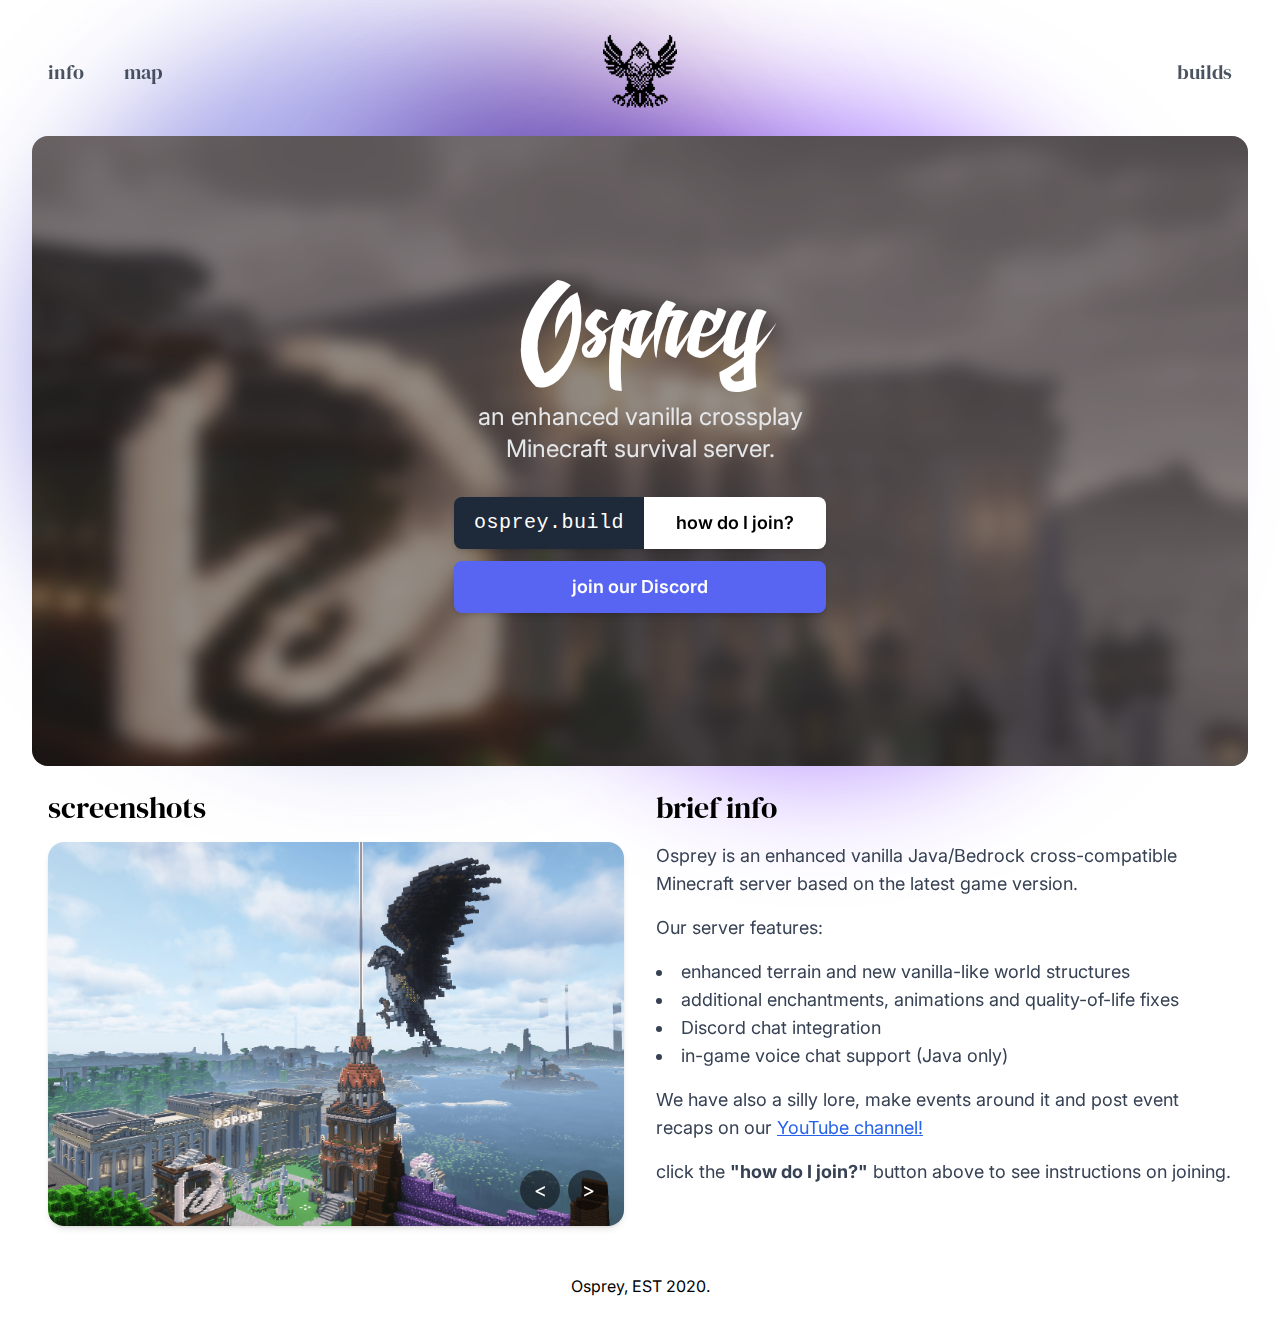
<file: index.html>
<!DOCTYPE html>
<html lang="en">
<head>
    <meta charset="UTF-8">
    <meta name="viewport" content="width=device-width, initial-scale=1.0">
    <title>Osprey</title>

    <link rel="icon" href="assets/logo-black.png" media="(prefers-color-scheme: light)">
    <!-- Uses the white logo for dark mode -->
    <link rel="icon" href="assets/logo-white.png" media="(prefers-color-scheme: dark)">

    <!-- ADDED: Meta Tags for Link Embeds -->
    <meta property="og:title" content="Osprey">
    <meta property="og:description" content="an enhanced vanilla crossplay Minecraft survival server.">
    <!-- NOTE: This must be an absolute URL for embedders to find it. -->
    <meta property="og:image" content="https://osprey.build/assets/logo-white-filled.png">
    <meta property="og:url" content="https://osprey.build">
    <meta property="og:type" content="website">
    <meta name="twitter:card" content="summary">
    <meta name="twitter:title" content="Osprey">
    <meta name="twitter:description" content="an enhanced vanilla crossplay Minecraft survival server.">
    <!-- NOTE: This must be an absolute URL for embedders to find it. -->
    <meta name="twitter:image" content="https://osprey.build/assets/logo-white-filled.png">
    <!-- END: Meta Tags for Link Embeds -->

    <link href="./output.css" rel="stylesheet">
    <link href="./scrollfix.css" rel="stylesheet">

    <!-- Google Fonts (for fallback and body) -->
    <link rel="preconnect" href="https://fonts.googleapis.com">
    <link rel="preconnect" href="https://fonts.gstatic.com" crossorigin>
    <link href="https://fonts.googleapis.com/css2?family=DM+Serif+Display&family=Inter:wght@400;500;700;800&display=swap" rel="stylesheet">

</head>
<!-- Removed bg-white dark:bg-[#000000] as body style now handles it -->
<!-- REMOVED pb-96 -->
<!-- REMOVED: Solid background from body -->
<body class="p-4 sm:p-6 md:p-8 min-h-screen flex flex-col items-center justify-start">

    <!-- Background Animation Container (MOVED BACK to global) -->
    <div class="animation-container">
        <div class="blob blob1"></div>
        <div class="blob blob2"></div>
        <div class="blob blob3"></div>
        <div class="blob blob4"></div>
        <!-- ADDED: New blob HTML -->
        <div class="blob blob5"></div>

    </div>
    <!-- END: Background Animation Container -->


    <!-- Header with Logo and Tab Navigation -->
    <!-- ADDED z-10 to lift it above the animation -->
    <header class="relative w-full max-w-7xl flex items-center justify-center mb-6 z-10">
        <!-- Left Tabs Container -->
        <div class="absolute left-0 top-1/2 -translate-y-1/2 flex items-center gap-1 sm:gap-2">
            <!-- Info Tab -->
            <!-- ADDED data-tab attribute -->
            <button id="info-tab-btn" data-tab="info" class="tab-btn font-title-serif text-xl text-gray-800 dark:text-gray-300 opacity-80 px-4 py-2">
                info
            </button>
            <!-- Map Link -->
            <a href="http://185.56.161.246:8100/" target="_blank" rel="noopener noreferrer" class="tab-btn font-title-serif text-xl text-gray-800 dark:text-gray-300 opacity-80 px-4 py-2 hover:opacity-100 transition-opacity">
                map
            </a>
        </div>

        <!-- Logo (Button to return to main page) -->
        <!-- ADDED data-tab attribute -->
        <button id="logo-btn" data-tab="main" class="shrink-0">
            <!-- Light Mode Logo -->
            <img
                src="assets/logo-black.png"
                alt="Osprey logo (return to home)"
                class="w-20 h-20 rounded-lg block dark:hidden"
                onerror="this.style.display='none'"
            >
            <!-- Dark Mode Logo -->
            <img
                src="assets/logo-white.png"
                alt="Osprey logo (return to home)"
                class="w-20 h-20 rounded-lg hidden dark:block"
                onerror="this.style.display='none'"
            >
        </button>

        <!-- Builds Tab -->
        <!-- ADDED data-tab attribute -->
        <button id="builds-tab-btn" data-tab="builds" class="tab-btn font-title-serif absolute right-0 top-1/2 -translate-y-1/2 text-xl text-gray-800 dark:text-gray-300 opacity-80 px-4 py-2">
            builds
        </button>
    </header>

    <!--
      NEW STRUCTURE:
      - A single #content-area wrapper (which is a CSS Grid container).
      - All three panels are direct children and will be stacked by the CSS.
      - Removed the old #tab-content-container wrapper.
    -->
    <!-- EDITED: Added w-full max-w-7xl to match header -->
    <div id="content-area" class="w-full max-w-7xl">

        <!-- Main Page Content (Hero + Screenshots/Info) -->
        <!-- This div wraps all main page content and is now a tab panel -->
        <!-- ADDED relative, z-10, data-panel, and tab-panel class -->
        <!-- REMOVED w-full max-w-7xl (handled by parent) -->
        <!-- REMOVED conflicting transition-opacity classes -->
        <div id="main-page-content" data-panel="main" class="tab-panel"> <!-- REMOVED w-full, handled by .tab-panel CSS -->
            <!-- Main Osprey Panel -->
            <!-- This panel is relative and has overflow-hidden,
                 which will contain the blob animation -->
            <!-- ID "main-panel" is ADDED for JS to find it -->
            <!-- ADDED: transition-all for background color change -->
            <main id="main-panel" class="relative w-full h-[70vh] rounded-2xl overflow-hidden transition-all duration-500 ease-in-out">

                <!-- Background Image (RESTORED) -->
                <!-- ADDED: id and transition classes -->
                <img
                    src="assets/hero.png"
                    onerror="this.src='https://placehold.co/1600x900/4A8D3E/FFFFFF?text=Osprey+Server';this.onerror=null;"
                    alt="Minecraft server landscape"
                    id="hero-bg-image"
                    class="absolute inset-0 w-full h-full object-cover blur-sm scale-110 transition-opacity duration-500 ease-in-out"
                >

                <!-- Animation Container REMOVED from here -->

                <!-- Panel Front (Original Content) -->
                <!-- ADDED: Wrapper div for front panel with ID and transitions -->
                <div id="hero-panel-front" class="absolute inset-0 transition-all duration-500 ease-in-out z-10 opacity-100 visible">
                    <!-- Content Overlay -->
                    <!-- This z-10 ensures text is on top of the animation (z-1) -->
                    <!-- CHANGED: z-10 to z-0 as parent is z-10 -->
                    <div class="relative z-0 h-full w-full flex flex-col items-center justify-center text-center text-white p-8 bg-black/40">

                        <!-- Title -->
                        <h1 class="text-6xl sm:text-7xl md:text-8xl font-regular tracking-tight font-logo">
                            Osprey
                        </h1>

                        <!-- Description -->
                        <p class="mt-4 text-xl sm:text-2xl max-w-lg text-gray-200">
                            an enhanced vanilla crossplay <br>Minecraft survival server.
                        </p>

                        <!-- Buttons Container -->
                        <div class="mt-8"> <!-- This div allows the inline-flex below to be centered by its parent -->

                            <!-- This container sets the width for the button below -->
                            <div class="inline-flex flex-col gap-3">

                                <!-- IP & "How to Play" Container -->
                                <!-- UPDATED: Changed transition-all to transition-transform -->
                                <div class="inline-flex flex-col sm:flex-row rounded-lg shadow-md transition-transform duration-200 transform hover:scale-105">
                                    <!-- IP Part -->
                                    <div class="bg-gray-800 bg-opacity-40 backdrop-blur-sm px-5 py-3 rounded-t-lg sm:rounded-l-lg sm:rounded-tr-none">
                                        <span class="text-lg sm:text-xl font-mono tracking-wide">osprey.build</span>
                                    </div>

                                    <!-- How to Play Tooltip -->
                                    <!-- REMOVED: Relative wrapper -->
                                    <!-- CHANGED: div to button, removed group/tooltip, added id -->
                                    <button id="how-to-play-btn" class="bg-white text-black text-lg font-semibold text-center px-8 py-3 hover:bg-gray-100 cursor-pointer rounded-b-lg sm:rounded-r-lg sm:rounded-bl-none transition-colors">
                                        how do I join?
                                    </button>
                                </div>

                                <!-- Discord Button -->
                                <!-- UPDATED: Changed transition-all to transition-transform and transition-colors -->
                                <a
                                    href="https://osprey.build/discord"
                                    target="_blank"
                                    rel="noopener noreferrer"
                                    class="block w-full px-8 py-3 bg-[#5865F2] text-white text-lg font-semibold rounded-lg shadow-md hover:bg-opacity-90 text-center transition-transform transition-colors duration-200 transform hover:scale-105"
                                >
                                    join our Discord
                                </a>
                            </div>
                        </div>

                    </div>
                </div> <!-- End #hero-panel-front -->

                <!-- Panel Back (How to Play Content) -->
                <!-- ADDED: New panel for "How to Play" content -->
                <!-- UPDATED: Changed dark:bg-gray-900 to dark:bg-black and added inner shadow for outline -->
                <!-- UPDATED: Added rounded-2xl to match parent panel -->
                <!-- NOTE: overflow-y-auto is KEPT to enable scrolling, CSS rule hides the bar -->
                <div id="hero-panel-back" class="absolute inset-0 transition-all duration-500 ease-in-out z-20 bg-white dark:bg-black text-black dark:text-white p-8 opacity-0 invisible shadow-[inset_0_0_0_2px_#dedede] dark:shadow-[inset_0_0_0_2px_#141414] rounded-2xl">
                    <!-- Content for the back -->
                    <div class="max-w-3xl mx-auto">
                        <button id="back-to-main-btn" class="mb-4 text-lg font-semibold text-blue-600 dark:text-blue-400 hover:underline">
                            &lt; back
                        </button>
                        <h2 class="text-4xl font-title-serif mb-6 text-center">how to join</h2>
                        <div class="space-y-4 text-lg">
                            <p>welcome to Osprey! we're excited to have you. to join the server, you need to follow these simple instructions. this helps keeping our community safe.</p>

                            <!-- MODIFIED: "Step 1" now includes the button -->
                            <div class="pt-4"> <!-- This div gets the pt-4 from the original h3 -->
                                <div class="flex flex-col sm:flex-row sm:items-center gap-3">
                                    <h3 class="text-2xl font-title-serif shrink-0">step 1:</h3>
                                    <!-- COPIED Discord Button -->
                                    <a
                                        href="https://osprey.build/discord"
                                        target="_blank"
                                        rel="noopener noreferrer"
                                        class="block sm:inline-block w-full sm:w-auto px-8 py-3 bg-[#5865F2] text-white text-lg font-semibold rounded-lg shadow-md hover:bg-opacity-90 text-center transition-transform transition-colors duration-200 transform hover:scale-105"
                                    >
                                        join our Discord
                                    </a>
                                </div>
                                <p class="mt-4">everything starts in our Discord server. click the button to join.</p>
                            </div>

                            <h3 class="text-2xl font-title-serif pt-4" style="color: #ff545a; text-decoration: underline;">step 2: read the rules!</h3>
                            <p>once you're in our Discord server, go to the <strong># 🚸・rules</strong> channel and read all the rules thoroughly. you need to comply with these rules in order to play, and if you fail to do this, <u><strong>you may get banned without any warning.</strong></u></p>
                            <h3 class="text-2xl font-title-serif pt-4">step 3a: connect to Minecraft server</h3>
                            <p>you need to link your Minecraft account to your Discord account. the process is pretty easy. you need to obtain a 4-digit code by joining the Minecraft server once.</p>
                            <p>Java IP: <code>osprey.build</code></p>
                            <p>Bedrock IP: <code>play.osprey.build</code><br>Bedrock Port: <code>default (19132)</code></p>
                            <p>you will get kicked when you join, with a message containing your 4-digit code.<br>it will look like this:</p>
                            <img src="assets/step3a.png" alt="step 3a: kick message with 4-digit code" class="w-full max-w-lg mr-auto rounded-lg my-4 shadow-md" onerror="this.src='https://placehold.co/800x400/CCCCCC/FFFFFF?text=step3a.png+not+found';this.onerror=null;">
                            <h3 class="text-2xl font-title-serif pt-4">step 3b: message our Discord bot</h3>
                            <p>got the code? great! now you need to send this code to our Discord bot named "Osprey". you'll spot it on the top of member list. just message the 4-digit code, nothing else.</p>
                            <!-- ADDED IMAGE FOR STEP 3B -->
                            <img src="assets/step3b.png" alt="step 3b: messaging the Discord bot" class="w-full max-w-lg mr-auto rounded-lg my-4 shadow-md" onerror="this.src='https://placehold.co/800x400/CCCCCC/FFFFFF?text=step3b.png+not+found';this.onerror=null;">
                            <h3 class="text-2xl font-title-serif pt-4">step 4: all done!</h3>
                            <p>if you did all these steps correctly, congrats! you can now re-join the Minecraft server and start playing!</p>
                            <p class="pt-4 font-semibold">we can't wait to see you online!</p>
                        </div>
                    </div>
                </div> <!-- End #hero-panel-back -->


            </main>

            <!-- Info & Screenshots Sections -->
            <!-- REMOVED: Solid background -->
            <!-- EDITED: Replaced md:px-0 with px-4 for alignment -->
            <div class="w-full grid grid-cols-1 lg:grid-cols-2 gap-8 mt-6 px-4 mb-12">

                <!-- Screenshots Section (Left) -->
                <section>
                    <p class="text-3xl text-black dark:text-white font-title-serif text-center lg:text-left">
                        screenshots
                    </p>

                    <!-- Slider Container -->
                    <div class="relative w-full h-80 sm:h-96 mt-4 rounded-2xl overflow-hidden shadow-md">

                        <!-- Images -->
                        <img src="assets/screenshots1.png" alt="Screenshot 1" class="slider-image active" onerror="this.src='https://placehold.co/800x600/CCCCCC/FFFFFF?text=Screenshot+1';this.onerror=null;">
                        <img src="assets/screenshots2.png" alt="Screenshot 2" class="slider-image" onerror="this.src='https://placehold.co/800x600/CCCCCC/FFFFFF?text=Screenshot+2';this.onerror=null;">
                        <img src="assets/screenshots3.png" alt="Screenshot 3" class="slider-image" onerror="this.src='https://placehold.co/800x600/CCCCCC/FFFFFF?text=Screenshot+3';this.onerror=null;">
                        <img src="assets/screenshots4.png" alt="Screenshot 4" class="slider-image" onerror="this.src='https://placehold.co/800x600/CCCCCC/FFFFFF?text=Screenshot+4';this.onerror=null;">

                        <!-- Navigation Buttons -->
                        <div class="absolute bottom-4 right-4 z-10 flex flex-row gap-2">
                            <button id="prevBtn" class="slider-nav-btn">
                                &lt;
                            </button>
                            <button id="nextBtn" class="slider-nav-btn">
                                &gt;
                            </button>
                        </div>
                    </div>
                </section>

                <!-- Info Section (Right) -->
                <section id="info-section">
                    <p class="text-3xl text-black dark:text-white font-title-serif text-center lg:text-left">
                        brief info
                    </p>

                    <!-- Info Text Content -->
                    <div class="mt-4 text-lg text-gray-700 dark:text-gray-300 text-center lg:text-left space-y-4">
                        <p>
                            Osprey is an enhanced vanilla Java/Bedrock cross-compatible Minecraft server based on the latest game version.
                        </p>
                        <p>Our server features:</p>
                        <ul style="list-style-type: disc; list-style-position: inside;">
                            <li>enhanced terrain and new vanilla-like world structures</li>
                            <li>additional enchantments, animations and quality-of-life fixes</li>
                            <li>Discord chat integration</li>
                            <li>in-game voice chat support (Java only)</li>
                        </ul>
                        <p>
                            We have also a silly lore, make events around it and post event recaps on our <a href="https://www.youtube.com/@OspreyMC">YouTube channel!</a>
                        </p>
                        <p>
                            click the <strong>"how do I join?"</strong> button above to see instructions on joining.
                        </p>
                    </div>
                </section>
            </div>
        </div><!-- End of #main-page-content panel -->


        <!-- Tab Content (Now a sibling) -->
        <!-- REMOVED #tab-content-container -->

        <!-- Info Tab Panel -->
        <!-- ADDED data-panel and tab-panel class -->
        <!-- REMOVED old tab-content class -->
        <!-- REMOVED: Solid background -->
        <!-- EDITED: Added px-4 for alignment -->
        <div id="info-tab-content" data-panel="info" class="tab-panel text-black dark:text-white py-12 px-4"> <!-- REMOVED w-full, handled by .tab-panel CSS -->
            <h2 class="text-4xl font-title-serif mb-4">what?</h2>
            <p class="text-lg">
            Osprey is a long-running Minecraft community that’s been around in one form or another since early 2020. the server has gone through countless worlds, stories, and eras — all shaped by the people worldwide who played through them.<br><br>
            to date, <strong>over 2000 individual players</strong> have played Osprey at one point!<br><br>
            today, Osprey runs as a vanilla Java/Bedrock crossplay server, focused on keeping Minecraft’s classic feel while adding small features and new things that make the world feel alive.
            </p><br>
            <h2 class="text-4xl font-title-serif mb-4">when?</h2>
            <div class="space-y-4 text-lg">
                <h3 class="text-3xl font-title-serif mt-6 mb-3">the golden age (march 2020 – june 2020)</h3>
                <p class="italic">the creation, and the rise of Osprey</p>
                <p>Osprey was created on march 3, 2020 as a small 10-player Minecraft realm that quickly grew into a tight community. season 1 set the foundation of a simple survival world, friendly chaos, and a small but active playerbase.</p>
                <p>season 2 expanded things fast. admins like Kevin, Freeman, Bosscore, and Kiro helped shape the world’s early identity. “the mall” was built and flooded (twice), the first organized PvP weekend happened, and the community started becoming many people's escape from "Covid".</p>
                <p>season 3 is remembered as Osprey’s peak — themed around ancient Greece, with admins roleplaying as gods (Zeus, Hades, Poseidon, etc.). the realm stayed full 24/7 (a legendary feat back then), people waited to join, and countless iconic players joined. creativity, community, and nonstop happenings defined this era.</p>
                <!-- ADDED IMAGE FOR S1 -->
                <img src="assets/s1.png" alt="Season 1 archival photograph" class="w-full max-w-lg mr-auto rounded-lg my-4 shadow-md" onerror="this.src='https://placehold.co/800x600/CCCCCC/FFFFFF?text=s1.png+not+found';this.onerror=null;">
                <p class="italic">season 1 archival photographs</p>
                <hr class="my-6 border-gray-300 dark:border-gray-700">
                <h3 class="text-3xl font-title-serif mt-6 mb-3">delving into the mainstream (late 2020)</h3>
                <p class="italic">rivalry, drama, and the fall of the old community</p>
                <p>as Osprey grew, it became tied into the larger “Realms community.” this led to months of rivalry and chaos known as the Yosho drama arc, a drawn-out feud between Osprey and another popular realm community.</p>
                <p>the situation escalated into raids, mass bans, and doxxing — it unified players for a time, but ultimately burned everyone out. internally, admins began arguing, the playerbase split, and morale dropped.</p>
                <p>external drama, burnout, and internal tension ended the golden age and pushed the realm into temporary decline with several notable admins quitting or ghosting the server.</p>
                <!-- ADDED IMAGE FOR S3 -->
                <img src="assets/s3.png" alt="The final days of season 3" class="w-full max-w-lg mr-auto rounded-lg my-4 shadow-md" onerror="this.src='https://placehold.co/800x600/CCCCCC/FFFFFF?text=s3.png+not+found';this.onerror=null;">
                <p class="italic">the final days of season 3</p>
                <hr class="my-6 border-gray-300 dark:border-gray-700">
                <h3 class="text-3xl font-title-serif mt-6 mb-3">the hype seasons (early 2021)</h3>
                <p class="italic">explosive growth and chaos</p>
                <p>after the Yosho fallout, Osprey rebooted bigger than ever with seasons 5 and 6. these were the “hype” seasons — flashy builds, new factions, massive wars, and up to 1,000 members total (around 60+ active joins daily).</p>
                <blockquote class="border-l-4 border-gray-500 dark:border-gray-400 pl-4 my-4">
                    Osprey was the first (and only) realm in history that achieved a legendary 30 player cap solely on Bedrock. this was achieved with an expensive, experimental virtualized Xboxes that would host the world — the Xbox multiplayer had a cap of 30 players, whereas Realms had 11 (10 + owner). this was before the days of crossplay and Osprey was the one of largest Bedrock Realms in history due to this unique pioneering step.
                </blockquote>
                <p>it was the most ambitious Osprey ever got. the server reached new heights in scale and reputation, with faction systems, world events, and player-led storylines. but the pace was unsustainable, and burnout crept back in.</p>
                <!-- ADDED IMAGE FOR S6/7 -->
                <img src="assets/s67.png" alt="Historical photographs - pre war preparations" class="w-full max-w-lg mr-auto rounded-lg my-4 shadow-md" onerror="this.src='https://placehold.co/800x600/CCCCCC/FFFFFF?text=s67.png+not+found';this.onerror=null;">
                <p class="italic">historical photographs - pre war preparations during christmas/new years</p>
                <hr class="my-6 border-gray-300 dark:border-gray-700">
                <h3 class="text-3xl font-title-serif mt-6 mb-3">the decline (seasons 7–10, ended september 2021)</h3>
                <p class="italic">instability, new servers, and collapse</p>
                <p>Osprey eventually moved off Realms, experimenting with crossplay, plugins, and eventually full modded setups like Osprey MMO — featuring dungeons, mobs, and custom systems.</p>
                <blockquote class="border-l-4 border-gray-500 dark:border-gray-400 pl-4 my-4">
                    Osprey was one of the first servers to be a crossplay server, paying for Patreon gated access to Geyser and Floodgate, finally uniting the Java and Bedrock playerbases into one giant community.
                </blockquote>
                <p>although the server hit an all time 1600 player peak, that was it for the Osprey of old.</p>
                <p>huge creative builds like Wysteria and Drugsville defined this late era, but technical issues, lag, and constant resets frustrated players. by season 9, doxxing, griefing, and admin disputes had taken over.
                season 10 (Osprey X, egyptian themed) barely lasted a few weeks before the community went inactive and Kevin stepped away.</p>
                <!-- ADDED IMAGE FOR S8/9/10 -->
                <img src="assets/s8910.png" alt="Season 8, 9, and 10 photos" class="w-full max-w-lg mr-auto rounded-lg my-4 shadow-md" onerror="this.src='https://placehold.co/800x600/CCCCCC/FFFFFF?text=s8910.png+not+found';this.onerror=null;">
                <p class="italic">pictured left from right - season 8 mmo area - season 9 group photo - season 10 end</p>
                <hr class="my-6 border-gray-300 dark:border-gray-700">
                <h3 class="text-3xl font-title-serif mt-6 mb-3">legacy</h3>
                <p>Osprey started as a small 10-player Bedrock realm in 2020, founded by Kevin and went on to become one of the most influential Minecraft servers of its era. it grew into the largest Bedrock realm ever made, (literally the biggest realm in a collection of 40+ other gigantic networks, and the most popular community voted one) — known for its scale, events, and community impact. (putting it very gently)</p>
                <p>at its peak, Osprey was one of the first servers to push the limits of what a Bedrock world could be — hosting 30-player Realms, something unheard of at the time, and eventually becoming one of the first to bridge Bedrock and Java players together using Geyser and pioneering the popularity of platform bridging.</p>
                <p>many of the features and community structures common in today’s Reddit survival servers — world event roleplay, player-driven lore, and hybrid crossplay setups — can trace roots back to experiments that happened on Osprey.</p>
                <p>if you played on a Bedrock SMP during 2020–2021, there’s a good chance you joined Osprey at some point — or at least played on a server influenced by it.</p>
                <p class="italic"><strong>OG Osprey still lives in infamy to those who know and remember what it was.</strong></p>
                <!-- ADDED IMAGE FOR LEGACY LOGO -->
                <img src="assets/legacylogo.png" alt="Osprey legacy logo" class="w-full max-w-lg mr-auto rounded-lg my-4 shadow-md" onerror="this.src='https://placehold.co/800x600/CCCCCC/FFFFFF?text=legacylogo.png+not+found';this.onerror=null;">
                <p class="italic">written with love by hyun (krat)</p>
            </div>
            <br>
            <h2 class="text-4xl font-title-serif mb-4">how?</h2>
            <p class="text-lg">
            we use a high-spec VPS located at United Kingdom to host the server.<br>
            the specs are as follows:
            </p><br>
            <ul class="text-lg" style="list-style-type: disc; list-style-position: inside;">
                <li>AMD EPYC-Milan processor - 8 cores</li>
                <li>16GB memory</li>
                <li>200GB storage</li>
            </ul><br>
            <p class="text-lg">
            we use various plugins to improve the player experience. our current plugin list is as follows:
            </p><br>
            <ul class="text-lg" style="list-style-type: disc; list-style-position: inside;">
                <li><strong>BetterRTP</strong> for random teleport (/rtp) feature.</li>
                <li><strong>Chunky</strong> for chunk pre-generation.</li>
                <li><strong>ChunkyBorder</strong> for custom worldborders.</li>
                <li><strong>CoreProtect</strong> for logging player activity and preventing griefing.</li>
                <li><strong>Dimension Pause</strong> for blocking players from entering specified dimensions.</li>
                <li><strong>DiscordSRV</strong> for two-way integration between Minecraft and Discord.</li>
                <li><strong>EssentialsX</strong> for core server commands and utilities.</li>
                <li><strong>WorldEdit</strong></li>
                <li><strong>GSit</strong> for allowing players on sit on blocks or other entities.</li>
                <li><strong>Geyser</strong> for Minecraft: Bedrock Edition cross-compatibility.</li>
                <li><strong>InteractionVisualizer</strong> for extra in-game animations.</li>
                <li><strong>LuckPerms</strong> for managing permissions.</li>
                <li><strong>Maintenance</strong> for restricting access to server easily when there is an ongoing maintenance.</li>
                <li><strong>OpenInv</strong> for ability to see other players inventories.</li>
                <li><strong>PlaceholderAPI</strong></li>
                <li><strong>Plan</strong> for generating detailed server statistics.</li>
                <li><strong>ProtocolLib</strong></li>
                <li><strong>PurpurExtras</strong> for extra features and commands.</li>
                <li><strong>RealisticSeasons</strong> for seasonal gameplay and environmental effects.</li>
                <li><strong>TAB</strong> for customising the tab menu (player list).</li>
                <li><strong>TimePauser</strong>: for automatically pausing in-game time when no one is online.</li>
            </ul>
        </div>

        <!-- More Builds Tab Panel -->
        <!-- ADDED data-panel and tab-panel class -->
        <!-- REMOVED old tab-content class -->
        <!-- REMOVED: Solid background -->
        <!-- EDITED: Added px-4 for alignment -->
        <div id="builds-tab-content" data-panel="builds" class="tab-panel text-black dark:text-white py-12 px-4"> <!-- REMOVED w-full, handled by .tab-panel CSS -->
            <h2 class="text-4xl font-title-serif mb-4">featured builds</h2>
            <p class="text-lg">soon(tm)</p>
        </div>

    </div> <!-- End of #content-area -->


    <!-- JavaScript for Slider & Tabs -->
    <!-- FIXED: Restored full, correct script content -->
    <script>
        document.addEventListener('DOMContentLoaded', () => {
            // --- Original Slider Logic (Unchanged) ---
            const images = document.querySelectorAll('.slider-image');
            const prevBtn = document.getElementById('prevBtn');
            const nextBtn = document.getElementById('nextBtn');
            let currentImageIndex = 0;
            let autoPlayInterval;

            function showImage(index) {
                images.forEach(img => img.classList.remove('active'));
                images[index].classList.add('active');
            }

            function nextImage() {
                currentImageIndex = (currentImageIndex + 1) % images.length;
                showImage(currentImageIndex);
            }

            function prevImage() {
                currentImageIndex = (currentImageIndex - 1 + images.length) % images.length;
                showImage(currentImageIndex);
            }

            function startAutoPlay() {
                clearInterval(autoPlayInterval);
                autoPlayInterval = setInterval(nextImage, 5000); // 5 seconds
            }

            // Check if slider elements exist before adding listeners
            if (images.length > 0 && prevBtn && nextBtn) {
                prevBtn.addEventListener('click', () => {
                    prevImage();
                    startAutoPlay(); // Reset autoplay timer on manual click
                });

                nextBtn.addEventListener('click', () => {
                    nextImage();
                    startAutoPlay(); // Reset autoplay timer on manual click
                });

                // Initial setup for slider
                showImage(currentImageIndex);
                startAutoPlay();
            }


            // --- REWRITTEN Tab Logic (Simplified, No Shift) ---

            // Select all tab buttons and all tab panels using data attributes
            const allTabBtns = document.querySelectorAll('[data-tab]');
            const allPanels = document.querySelectorAll('[data-panel]');
            // ADDED: Select the animation container
            const animationContainer = document.querySelector('.animation-container');

            /**
             * Shows the specified tab panel and highlights the corresponding button.
             * @param {string} tabName - The name of the tab to show (e.g., "main", "info", "builds")
             */
            function showTab(tabName) {
                // 1. Update all panels
                allPanels.forEach(panel => {
                    if (panel.dataset.panel === tabName) {
                        panel.classList.add('active');
                    } else {
                        panel.classList.remove('active');
                    }
                });

                // 2. Update all tab buttons
                allTabBtns.forEach(btn => {
                    // The 'main' tab (logo) doesn't get a visual "active" state
                    if (tabName === 'main') {
                        btn.classList.remove('active-tab');
                    } else {
                        // For other tabs, highlight the matching button
                        if (btn.dataset.tab === tabName) {
                            btn.classList.add('active-tab');
                        } else {
                            btn.classList.remove('active-tab');
                        }
                    }
                });

                // 3. ADDED: Show or hide blobs
                if (animationContainer) {
                    if (tabName === 'main') {
                        animationContainer.classList.add('active');
                    } else {
                        animationContainer.classList.remove('active');
                    }
                }
            }

            // Add click event listeners to all tab buttons
            allTabBtns.forEach(btn => {
                btn.addEventListener('click', (e) => {
                    // Check if the click is on the already active tab (but not the main logo)
                    // FIXED: Removed extra dot from btn.dataset.tab
                    const tabName = btn.dataset.tab;
                    if (tabName !== 'main' && btn.classList.contains('active-tab')) {
                        // If clicking active tab, go back to main
                        showTab('main');
                    } else {
                        // Otherwise, just show the clicked tab
                        showTab(tabName);
                    }
                });
            });

            // Show the main page by default on load
            showTab('main');

            // --- END REWRITTEN Tab Logic ---


            // --- Blob Animation Logic (REWRITTEN for Boundary Box) ---

            // CHANGED: Selects all blobs in the global .animation-container
            const blobs = document.querySelectorAll('.animation-container .blob');
            // ADDED: Get the element to use as boundaries
            const mainPanelElement = document.getElementById('main-panel');

            // ADDED: Object to store the calculated boundaries
            let animationBounds = {
                minX: 0,
                maxX: 0,
                minY: 0,
                maxY: 0,
                centerX: 0,
                centerY: 0
            };

            // ADDED: Function to measure the main panel and set boundaries
            function getAnimationBounds() {
                if (!mainPanelElement) return;

                // Use getBoundingClientRect for size and position relative to viewport
                const rect = mainPanelElement.getBoundingClientRect();

                // Use window.scrollX/Y to get positions relative to the DOCUMENT
                animationBounds.minX = rect.left + window.scrollX;
                animationBounds.maxX = rect.right + window.scrollX;
                animationBounds.minY = rect.top + window.scrollY;
                animationBounds.maxY = rect.bottom + window.scrollY;

                // Calculate the center point
                animationBounds.centerX = (animationBounds.minX + animationBounds.maxX) / 2;
                animationBounds.centerY = (animationBounds.minY + animationBounds.maxY) / 2;
            }

            // Helper function to get a random number in a range
            function getRandomValue(min, max) {
                return Math.random() * (max - min) + min;
            }

            /**
             * --- FIXED LOGIC ---
             * Calculates the destination X and Y coordinates, ensuring
             * the *entire blob* stays within the bounds.
             */
            function getBoundedCoordinates(blob) {
                // Get the blob's size (radius)
                // We use offsetWidth/2 which is a good approximation
                const blobRadiusX = blob.offsetWidth / 2;
                const blobRadiusY = blob.offsetHeight / 2;

                // Calculate the *inset* boundaries for this specific blob
                const minX = animationBounds.minX + blobRadiusX;
                const maxX = animationBounds.maxX - blobRadiusX;
                const minY = animationBounds.minY + blobRadiusY;
                const maxY = animationBounds.maxY - blobRadiusY;

                // Get random coordinates *within the inset boundaries*
                const randX_px = getRandomValue(minX, maxX);
                const randY_px = getRandomValue(minY, maxY);

                return { x: randX_px, y: randY_px };
            }


            // Function for the first, faster move from the center
            function moveBlobInitial(blob) {
                // CHANGED: Use the new function to get correct coordinates
                const { x, y } = getBoundedCoordinates(blob);

                const randScale = getRandomValue(1.2, 1.8);
                const randDuration = getRandomValue(3, 5);

                // Define keyframes for the initial animation
                // CHANGED: Animate 'left' and 'top' using pixel values
                const keyframes = {
                    left: [`${animationBounds.centerX}px`, `${x}px`],
                    top: [`${animationBounds.centerY}px`, `${y}px`],
                    transform: [
                        'translate(-50%, -50%) scale(1)', // Start state
                        `translate(-50%, -50%) scale(${randScale})` // End state
                    ],
                    opacity: [0, 1] // Fade in
                };

                // Define timing options
                const options = {
                    duration: randDuration * 1000, // Duration in milliseconds
                    easing: 'ease-in-out',
                    fill: 'forwards' // Keep the end state
                };

                // Run the animation
                const animation = blob.animate(keyframes, options);

                // When this animation finishes, start the continuous movement loop
                animation.onfinish = () => moveBlob(blob);
            }

            // Function for all subsequent, continuous moves
            function moveBlob(blob) {
                // CHANGED: Use the new function to get correct coordinates
                const { x, y } = getBoundedCoordinates(blob);

                const randScale = getRandomValue(1.2, 1.8);
                const randDuration = getRandomValue(10, 20);

                // Define keyframes (only the 'to' state is needed, 'from' is automatic)
                // CHANGED: Animate 'left' and 'top' using pixel values
                const keyframes = {
                    left: `${x}px`,
                    top: `${y}px`,
                    transform: `translate(-50%, -50%) scale(${randScale})`
                };

                // Define timing options
                const options = {
                    duration: randDuration * 1000,
                    easing: 'ease-in-out',
                    fill: 'forwards'
                };

                // Run the animation
                const animation = blob.animate(keyframes, options);

                // When this animation finishes, call this function again to loop
                animation.onfinish = () => moveBlob(blob);
            }

            // Check if blobs exist before adding listeners
            if (blobs.length > 0 && mainPanelElement) {
                // ADDED: Calculate the boundaries on load
                getAnimationBounds();

                // ADDED: Recalculate boundaries on window resize
                window.addEventListener('resize', getAnimationBounds);

                blobs.forEach(blob => {
                    // ADDED: Set the initial starting position to the center of the box
                    blob.style.left = `${animationBounds.centerX}px`;
                    blob.style.top = `${animationBounds.centerY}px`;

                    // Start the FIRST move for each blob
                    setTimeout(() => {
                        moveBlobInitial(blob); // Call the new initial move function
                    }, 100);
                });
            }
            // --- END: Blob Animation Logic ---


            // --- ADDED: Hero Panel Flip Logic ---
            const mainPanel = document.getElementById('main-panel');
            const howToPlayBtn = document.getElementById('how-to-play-btn');
            const backToMainBtn = document.getElementById('back-to-main-btn');

            if (mainPanel && howToPlayBtn && backToMainBtn) {
                howToPlayBtn.addEventListener('click', () => {
                    mainPanel.classList.add('is-flipped');
                });

                backToMainBtn.addEventListener('click', () => {
                    mainPanel.classList.remove('is-flipped');
                });
            }
            // --- END: Hero Panel Flip Logic ---

        });
        document.addEventListener('visibilitychange', () => {
            blobs.forEach(blob => {
                const animations = blob.getAnimations();
                if (document.hidden) {
                    animations.forEach(anim => anim.pause());
                } else {
                    animations.forEach(anim => anim.play());
                }
            });
        });
    </script>


    <footer>
    <p>Osprey, EST 2020.</p>
  </footer>


</body>
</html>
</file>
<file: scrollfix.css>
/* -----------------------------------------
 *  1️⃣ Make the container a positioning context
 *  ------------------------------------------- */
#content-area {
position: relative;          /* already a grid, now also a context */
}

/* -------------------------------------------
 *  2️⃣ Base style for every tab panel
 *  ------------------------------------------------ */
.tab-panel {
    /* Stay in the normal flow so the container can size itself */
    display: none;        /* hidden by default */
    width: 100%;
    /* Allow internal scrolling if a panel’s content overflows */
    overflow-y: auto;
    /* Fade‑in/out animation – works when we toggle display via JS */
    opacity: 0;
    transition: opacity 200ms ease-in-out;
}

/* -------------------------------------------
 *  3️⃣ The panel that is currently active
 *  ------------------------------------------------- */
.tab-panel.active {
    display: block;         /* make it participate in layout */
    opacity: 1;                  /* fade‑in */
}

/* ---------------------------------------
 *  4️⃣ (Optional) keep it hidden from screen‑readers
 *  ------------------------------------------------- */
.tab-panel:not(.active) {
    visibility: hidden;          /* accessibility‑friendly */
}

/* ----------------------------------------------------------
 M ake the “How do I join?” panel scrollable when its content is tal*l
 ------------------------------------------------------- */
#hero-panel-back {
overflow-y: auto;          /* enable vertical scrolling */
}

/* (optional) hide the native scrollbar – you already have a utility
 t hat does this for other elements, e.g. .hide-scrollbar */        *
 #hero-panel-back::-webkit-scrollbar { display: none; }
 #hero-panel-back { -ms-overflow-style: none; scrollbar-width: none; }
</file>
<file: output.css>
/*! tailwindcss v4.1.16 | MIT License | https://tailwindcss.com */
@layer properties;
@layer theme, base, components, utilities;
@layer theme {
  :root, :host {
    --font-sans: ui-sans-serif, system-ui, sans-serif, "Apple Color Emoji",
      "Segoe UI Emoji", "Segoe UI Symbol", "Noto Color Emoji";
    --font-mono: ui-monospace, SFMono-Regular, Menlo, Monaco, Consolas, "Liberation Mono",
      "Courier New", monospace;
    --color-blue-400: oklch(70.7% 0.165 254.624);
    --color-blue-600: oklch(54.6% 0.245 262.881);
    --color-gray-100: oklch(96.7% 0.003 264.542);
    --color-gray-200: oklch(92.8% 0.006 264.531);
    --color-gray-300: oklch(87.2% 0.01 258.338);
    --color-gray-400: oklch(70.7% 0.022 261.325);
    --color-gray-500: oklch(55.1% 0.027 264.364);
    --color-gray-700: oklch(37.3% 0.034 259.733);
    --color-gray-800: oklch(27.8% 0.033 256.848);
    --color-gray-900: oklch(21% 0.034 264.665);
    --color-black: #000;
    --color-white: #fff;
    --spacing: 0.25rem;
    --container-lg: 32rem;
    --container-3xl: 48rem;
    --container-7xl: 80rem;
    --text-lg: 1.125rem;
    --text-lg--line-height: calc(1.75 / 1.125);
    --text-xl: 1.25rem;
    --text-xl--line-height: calc(1.75 / 1.25);
    --text-2xl: 1.5rem;
    --text-2xl--line-height: calc(2 / 1.5);
    --text-3xl: 1.875rem;
    --text-3xl--line-height: calc(2.25 / 1.875);
    --text-4xl: 2.25rem;
    --text-4xl--line-height: calc(2.5 / 2.25);
    --text-6xl: 3.75rem;
    --text-6xl--line-height: 1;
    --text-7xl: 4.5rem;
    --text-7xl--line-height: 1;
    --text-8xl: 6rem;
    --text-8xl--line-height: 1;
    --font-weight-semibold: 600;
    --tracking-tight: -0.025em;
    --tracking-wide: 0.025em;
    --radius-lg: 0.5rem;
    --radius-2xl: 1rem;
    --ease-in-out: cubic-bezier(0.4, 0, 0.2, 1);
    --blur-sm: 8px;
    --default-transition-duration: 150ms;
    --default-transition-timing-function: cubic-bezier(0.4, 0, 0.2, 1);
    --default-font-family: var(--font-sans);
    --default-mono-font-family: var(--font-mono);
  }
}
@layer base {
  *, ::after, ::before, ::backdrop, ::file-selector-button {
    box-sizing: border-box;
    margin: 0;
    padding: 0;
    border: 0 solid;
  }
  html, :host {
    line-height: 1.5;
    -webkit-text-size-adjust: 100%;
    tab-size: 4;
    font-family: var(--default-font-family, ui-sans-serif, system-ui, sans-serif, "Apple Color Emoji", "Segoe UI Emoji", "Segoe UI Symbol", "Noto Color Emoji");
    font-feature-settings: var(--default-font-feature-settings, normal);
    font-variation-settings: var(--default-font-variation-settings, normal);
    -webkit-tap-highlight-color: transparent;
  }
  hr {
    height: 0;
    color: inherit;
    border-top-width: 1px;
  }
  abbr:where([title]) {
    -webkit-text-decoration: underline dotted;
    text-decoration: underline dotted;
  }
  h1, h2, h3, h4, h5, h6 {
    font-size: inherit;
    font-weight: inherit;
  }
  a {
    color: inherit;
    -webkit-text-decoration: inherit;
    text-decoration: inherit;
  }
  b, strong {
    font-weight: bolder;
  }
  code, kbd, samp, pre {
    font-family: var(--default-mono-font-family, ui-monospace, SFMono-Regular, Menlo, Monaco, Consolas, "Liberation Mono", "Courier New", monospace);
    font-feature-settings: var(--default-mono-font-feature-settings, normal);
    font-variation-settings: var(--default-mono-font-variation-settings, normal);
    font-size: 1em;
  }
  small {
    font-size: 80%;
  }
  sub, sup {
    font-size: 75%;
    line-height: 0;
    position: relative;
    vertical-align: baseline;
  }
  sub {
    bottom: -0.25em;
  }
  sup {
    top: -0.5em;
  }
  table {
    text-indent: 0;
    border-color: inherit;
    border-collapse: collapse;
  }
  :-moz-focusring {
    outline: auto;
  }
  progress {
    vertical-align: baseline;
  }
  summary {
    display: list-item;
  }
  ol, ul, menu {
    list-style: none;
  }
  img, svg, video, canvas, audio, iframe, embed, object {
    display: block;
    vertical-align: middle;
  }
  img, video {
    max-width: 100%;
    height: auto;
  }
  button, input, select, optgroup, textarea, ::file-selector-button {
    font: inherit;
    font-feature-settings: inherit;
    font-variation-settings: inherit;
    letter-spacing: inherit;
    color: inherit;
    border-radius: 0;
    background-color: transparent;
    opacity: 1;
  }
  :where(select:is([multiple], [size])) optgroup {
    font-weight: bolder;
  }
  :where(select:is([multiple], [size])) optgroup option {
    padding-inline-start: 20px;
  }
  ::file-selector-button {
    margin-inline-end: 4px;
  }
  ::placeholder {
    opacity: 1;
  }
  @supports (not (-webkit-appearance: -apple-pay-button))  or (contain-intrinsic-size: 1px) {
    ::placeholder {
      color: currentcolor;
      @supports (color: color-mix(in lab, red, red)) {
        color: color-mix(in oklab, currentcolor 50%, transparent);
      }
    }
  }
  textarea {
    resize: vertical;
  }
  ::-webkit-search-decoration {
    -webkit-appearance: none;
  }
  ::-webkit-date-and-time-value {
    min-height: 1lh;
    text-align: inherit;
  }
  ::-webkit-datetime-edit {
    display: inline-flex;
  }
  ::-webkit-datetime-edit-fields-wrapper {
    padding: 0;
  }
  ::-webkit-datetime-edit, ::-webkit-datetime-edit-year-field, ::-webkit-datetime-edit-month-field, ::-webkit-datetime-edit-day-field, ::-webkit-datetime-edit-hour-field, ::-webkit-datetime-edit-minute-field, ::-webkit-datetime-edit-second-field, ::-webkit-datetime-edit-millisecond-field, ::-webkit-datetime-edit-meridiem-field {
    padding-block: 0;
  }
  ::-webkit-calendar-picker-indicator {
    line-height: 1;
  }
  :-moz-ui-invalid {
    box-shadow: none;
  }
  button, input:where([type="button"], [type="reset"], [type="submit"]), ::file-selector-button {
    appearance: button;
  }
  ::-webkit-inner-spin-button, ::-webkit-outer-spin-button {
    height: auto;
  }
  [hidden]:where(:not([hidden="until-found"])) {
    display: none !important;
  }
}
@layer utilities {
  .collapse {
    visibility: collapse;
  }
  .invisible {
    visibility: hidden;
  }
  .visible {
    visibility: visible;
  }
  .absolute {
    position: absolute;
  }
  .relative {
    position: relative;
  }
  .inset-0 {
    inset: calc(var(--spacing) * 0);
  }
  .top-1\/2 {
    top: calc(1/2 * 100%);
  }
  .right-0 {
    right: calc(var(--spacing) * 0);
  }
  .right-4 {
    right: calc(var(--spacing) * 4);
  }
  .bottom-4 {
    bottom: calc(var(--spacing) * 4);
  }
  .left-0 {
    left: calc(var(--spacing) * 0);
  }
  .z-0 {
    z-index: 0;
  }
  .z-10 {
    z-index: 10;
  }
  .z-20 {
    z-index: 20;
  }
  .container {
    width: 100%;
    @media (width >= 40rem) {
      max-width: 40rem;
    }
    @media (width >= 48rem) {
      max-width: 48rem;
    }
    @media (width >= 64rem) {
      max-width: 64rem;
    }
    @media (width >= 80rem) {
      max-width: 80rem;
    }
    @media (width >= 96rem) {
      max-width: 96rem;
    }
  }
  .mx-auto {
    margin-inline: auto;
  }
  .my-4 {
    margin-block: calc(var(--spacing) * 4);
  }
  .my-6 {
    margin-block: calc(var(--spacing) * 6);
  }
  .mt-4 {
    margin-top: calc(var(--spacing) * 4);
  }
  .mt-6 {
    margin-top: calc(var(--spacing) * 6);
  }
  .mt-8 {
    margin-top: calc(var(--spacing) * 8);
  }
  .mr-auto {
    margin-right: auto;
  }
  .mb-3 {
    margin-bottom: calc(var(--spacing) * 3);
  }
  .mb-4 {
    margin-bottom: calc(var(--spacing) * 4);
  }
  .mb-6 {
    margin-bottom: calc(var(--spacing) * 6);
  }
  .mb-12 {
    margin-bottom: calc(var(--spacing) * 12);
  }
  .block {
    display: block;
  }
  .flex {
    display: flex;
  }
  .grid {
    display: grid;
  }
  .hidden {
    display: none;
  }
  .inline-flex {
    display: inline-flex;
  }
  .h-20 {
    height: calc(var(--spacing) * 20);
  }
  .h-80 {
    height: calc(var(--spacing) * 80);
  }
  .h-\[70vh\] {
    height: 70vh;
  }
  .h-full {
    height: 100%;
  }
  .min-h-screen {
    min-height: 100vh;
  }
  .w-20 {
    width: calc(var(--spacing) * 20);
  }
  .w-full {
    width: 100%;
  }
  .max-w-3xl {
    max-width: var(--container-3xl);
  }
  .max-w-7xl {
    max-width: var(--container-7xl);
  }
  .max-w-lg {
    max-width: var(--container-lg);
  }
  .shrink-0 {
    flex-shrink: 0;
  }
  .-translate-y-1\/2 {
    --tw-translate-y: calc(calc(1/2 * 100%) * -1);
    translate: var(--tw-translate-x) var(--tw-translate-y);
  }
  .scale-110 {
    --tw-scale-x: 110%;
    --tw-scale-y: 110%;
    --tw-scale-z: 110%;
    scale: var(--tw-scale-x) var(--tw-scale-y);
  }
  .transform {
    transform: var(--tw-rotate-x,) var(--tw-rotate-y,) var(--tw-rotate-z,) var(--tw-skew-x,) var(--tw-skew-y,);
  }
  .cursor-pointer {
    cursor: pointer;
  }
  .resize {
    resize: both;
  }
  .grid-cols-1 {
    grid-template-columns: repeat(1, minmax(0, 1fr));
  }
  .flex-col {
    flex-direction: column;
  }
  .flex-row {
    flex-direction: row;
  }
  .items-center {
    align-items: center;
  }
  .justify-center {
    justify-content: center;
  }
  .justify-start {
    justify-content: flex-start;
  }
  .gap-1 {
    gap: calc(var(--spacing) * 1);
  }
  .gap-2 {
    gap: calc(var(--spacing) * 2);
  }
  .gap-3 {
    gap: calc(var(--spacing) * 3);
  }
  .gap-8 {
    gap: calc(var(--spacing) * 8);
  }
  .space-y-4 {
    :where(& > :not(:last-child)) {
      --tw-space-y-reverse: 0;
      margin-block-start: calc(calc(var(--spacing) * 4) * var(--tw-space-y-reverse));
      margin-block-end: calc(calc(var(--spacing) * 4) * calc(1 - var(--tw-space-y-reverse)));
    }
  }
  .overflow-hidden {
    overflow: hidden;
  }
  .overflow-y-auto {
    overflow-y: auto;
  }
  .rounded-2xl {
    border-radius: var(--radius-2xl);
  }
  .rounded-lg {
    border-radius: var(--radius-lg);
  }
  .rounded-t-lg {
    border-top-left-radius: var(--radius-lg);
    border-top-right-radius: var(--radius-lg);
  }
  .rounded-b-lg {
    border-bottom-right-radius: var(--radius-lg);
    border-bottom-left-radius: var(--radius-lg);
  }
  .border-l-4 {
    border-left-style: var(--tw-border-style);
    border-left-width: 4px;
  }
  .border-gray-300 {
    border-color: var(--color-gray-300);
  }
  .border-gray-500 {
    border-color: var(--color-gray-500);
  }
  .bg-\[\#5865F2\] {
    background-color: #5865F2;
  }
  .bg-black\/40 {
    background-color: color-mix(in srgb, #000 40%, transparent);
    @supports (color: color-mix(in lab, red, red)) {
      background-color: color-mix(in oklab, var(--color-black) 40%, transparent);
    }
  }
  .bg-gray-800 {
    background-color: var(--color-gray-800);
  }
  .bg-white {
    background-color: var(--color-white);
  }
  .object-cover {
    object-fit: cover;
  }
  .p-4 {
    padding: calc(var(--spacing) * 4);
  }
  .p-8 {
    padding: calc(var(--spacing) * 8);
  }
  .px-4 {
    padding-inline: calc(var(--spacing) * 4);
  }
  .px-5 {
    padding-inline: calc(var(--spacing) * 5);
  }
  .px-8 {
    padding-inline: calc(var(--spacing) * 8);
  }
  .py-2 {
    padding-block: calc(var(--spacing) * 2);
  }
  .py-3 {
    padding-block: calc(var(--spacing) * 3);
  }
  .py-12 {
    padding-block: calc(var(--spacing) * 12);
  }
  .pt-4 {
    padding-top: calc(var(--spacing) * 4);
  }
  .pb-96 {
    padding-bottom: calc(var(--spacing) * 96);
  }
  .pl-4 {
    padding-left: calc(var(--spacing) * 4);
  }
  .text-center {
    text-align: center;
  }
  .font-mono {
    font-family: var(--font-mono);
  }
  .text-2xl {
    font-size: var(--text-2xl);
    line-height: var(--tw-leading, var(--text-2xl--line-height));
  }
  .text-3xl {
    font-size: var(--text-3xl);
    line-height: var(--tw-leading, var(--text-3xl--line-height));
  }
  .text-4xl {
    font-size: var(--text-4xl);
    line-height: var(--tw-leading, var(--text-4xl--line-height));
  }
  .text-6xl {
    font-size: var(--text-6xl);
    line-height: var(--tw-leading, var(--text-6xl--line-height));
  }
  .text-lg {
    font-size: var(--text-lg);
    line-height: var(--tw-leading, var(--text-lg--line-height));
  }
  .text-xl {
    font-size: var(--text-xl);
    line-height: var(--tw-leading, var(--text-xl--line-height));
  }
  .font-semibold {
    --tw-font-weight: var(--font-weight-semibold);
    font-weight: var(--font-weight-semibold);
  }
  .tracking-tight {
    --tw-tracking: var(--tracking-tight);
    letter-spacing: var(--tracking-tight);
  }
  .tracking-wide {
    --tw-tracking: var(--tracking-wide);
    letter-spacing: var(--tracking-wide);
  }
  .text-black {
    color: var(--color-black);
  }
  .text-blue-600 {
    color: var(--color-blue-600);
  }
  .text-gray-200 {
    color: var(--color-gray-200);
  }
  .text-gray-700 {
    color: var(--color-gray-700);
  }
  .text-gray-800 {
    color: var(--color-gray-800);
  }
  .text-white {
    color: var(--color-white);
  }
  .italic {
    font-style: italic;
  }
  .opacity-0 {
    opacity: 0%;
  }
  .opacity-80 {
    opacity: 80%;
  }
  .opacity-100 {
    opacity: 100%;
  }
  .shadow {
    --tw-shadow: 0 1px 3px 0 var(--tw-shadow-color, rgb(0 0 0 / 0.1)), 0 1px 2px -1px var(--tw-shadow-color, rgb(0 0 0 / 0.1));
    box-shadow: var(--tw-inset-shadow), var(--tw-inset-ring-shadow), var(--tw-ring-offset-shadow), var(--tw-ring-shadow), var(--tw-shadow);
  }
  .shadow-\[inset_0_0_0_2px_\#dedede\] {
    --tw-shadow: inset 0 0 0 2px var(--tw-shadow-color, #dedede);
    box-shadow: var(--tw-inset-shadow), var(--tw-inset-ring-shadow), var(--tw-ring-offset-shadow), var(--tw-ring-shadow), var(--tw-shadow);
  }
  .shadow-md {
    --tw-shadow: 0 4px 6px -1px var(--tw-shadow-color, rgb(0 0 0 / 0.1)), 0 2px 4px -2px var(--tw-shadow-color, rgb(0 0 0 / 0.1));
    box-shadow: var(--tw-inset-shadow), var(--tw-inset-ring-shadow), var(--tw-ring-offset-shadow), var(--tw-ring-shadow), var(--tw-shadow);
  }
  .outline {
    outline-style: var(--tw-outline-style);
    outline-width: 1px;
  }
  .blur-sm {
    --tw-blur: blur(var(--blur-sm));
    filter: var(--tw-blur,) var(--tw-brightness,) var(--tw-contrast,) var(--tw-grayscale,) var(--tw-hue-rotate,) var(--tw-invert,) var(--tw-saturate,) var(--tw-sepia,) var(--tw-drop-shadow,);
  }
  .backdrop-blur-sm {
    --tw-backdrop-blur: blur(var(--blur-sm));
    -webkit-backdrop-filter: var(--tw-backdrop-blur,) var(--tw-backdrop-brightness,) var(--tw-backdrop-contrast,) var(--tw-backdrop-grayscale,) var(--tw-backdrop-hue-rotate,) var(--tw-backdrop-invert,) var(--tw-backdrop-opacity,) var(--tw-backdrop-saturate,) var(--tw-backdrop-sepia,);
    backdrop-filter: var(--tw-backdrop-blur,) var(--tw-backdrop-brightness,) var(--tw-backdrop-contrast,) var(--tw-backdrop-grayscale,) var(--tw-backdrop-hue-rotate,) var(--tw-backdrop-invert,) var(--tw-backdrop-opacity,) var(--tw-backdrop-saturate,) var(--tw-backdrop-sepia,);
  }
  .transition {
    transition-property: color, background-color, border-color, outline-color, text-decoration-color, fill, stroke, --tw-gradient-from, --tw-gradient-via, --tw-gradient-to, opacity, box-shadow, transform, translate, scale, rotate, filter, -webkit-backdrop-filter, backdrop-filter, display, content-visibility, overlay, pointer-events;
    transition-timing-function: var(--tw-ease, var(--default-transition-timing-function));
    transition-duration: var(--tw-duration, var(--default-transition-duration));
  }
  .transition-all {
    transition-property: all;
    transition-timing-function: var(--tw-ease, var(--default-transition-timing-function));
    transition-duration: var(--tw-duration, var(--default-transition-duration));
  }
  .transition-colors {
    transition-property: color, background-color, border-color, outline-color, text-decoration-color, fill, stroke, --tw-gradient-from, --tw-gradient-via, --tw-gradient-to;
    transition-timing-function: var(--tw-ease, var(--default-transition-timing-function));
    transition-duration: var(--tw-duration, var(--default-transition-duration));
  }
  .transition-opacity {
    transition-property: opacity;
    transition-timing-function: var(--tw-ease, var(--default-transition-timing-function));
    transition-duration: var(--tw-duration, var(--default-transition-duration));
  }
  .transition-transform {
    transition-property: transform, translate, scale, rotate;
    transition-timing-function: var(--tw-ease, var(--default-transition-timing-function));
    transition-duration: var(--tw-duration, var(--default-transition-duration));
  }
  .duration-200 {
    --tw-duration: 200ms;
    transition-duration: 200ms;
  }
  .duration-500 {
    --tw-duration: 500ms;
    transition-duration: 500ms;
  }
  .ease-in-out {
    --tw-ease: var(--ease-in-out);
    transition-timing-function: var(--ease-in-out);
  }
  .hover\:scale-105 {
    &:hover {
      @media (hover: hover) {
        --tw-scale-x: 105%;
        --tw-scale-y: 105%;
        --tw-scale-z: 105%;
        scale: var(--tw-scale-x) var(--tw-scale-y);
      }
    }
  }
  .hover\:bg-gray-100 {
    &:hover {
      @media (hover: hover) {
        background-color: var(--color-gray-100);
      }
    }
  }
  .hover\:underline {
    &:hover {
      @media (hover: hover) {
        text-decoration-line: underline;
      }
    }
  }
  .hover\:opacity-100 {
    &:hover {
      @media (hover: hover) {
        opacity: 100%;
      }
    }
  }
  .sm\:inline-block {
    @media (width >= 40rem) {
      display: inline-block;
    }
  }
  .sm\:h-96 {
    @media (width >= 40rem) {
      height: calc(var(--spacing) * 96);
    }
  }
  .sm\:w-auto {
    @media (width >= 40rem) {
      width: auto;
    }
  }
  .sm\:flex-row {
    @media (width >= 40rem) {
      flex-direction: row;
    }
  }
  .sm\:items-center {
    @media (width >= 40rem) {
      align-items: center;
    }
  }
  .sm\:gap-2 {
    @media (width >= 40rem) {
      gap: calc(var(--spacing) * 2);
    }
  }
  .sm\:rounded-l-lg {
    @media (width >= 40rem) {
      border-top-left-radius: var(--radius-lg);
      border-bottom-left-radius: var(--radius-lg);
    }
  }
  .sm\:rounded-r-lg {
    @media (width >= 40rem) {
      border-top-right-radius: var(--radius-lg);
      border-bottom-right-radius: var(--radius-lg);
    }
  }
  .sm\:rounded-tr-none {
    @media (width >= 40rem) {
      border-top-right-radius: 0;
    }
  }
  .sm\:rounded-bl-none {
    @media (width >= 40rem) {
      border-bottom-left-radius: 0;
    }
  }
  .sm\:p-6 {
    @media (width >= 40rem) {
      padding: calc(var(--spacing) * 6);
    }
  }
  .sm\:text-2xl {
    @media (width >= 40rem) {
      font-size: var(--text-2xl);
      line-height: var(--tw-leading, var(--text-2xl--line-height));
    }
  }
  .sm\:text-7xl {
    @media (width >= 40rem) {
      font-size: var(--text-7xl);
      line-height: var(--tw-leading, var(--text-7xl--line-height));
    }
  }
  .sm\:text-xl {
    @media (width >= 40rem) {
      font-size: var(--text-xl);
      line-height: var(--tw-leading, var(--text-xl--line-height));
    }
  }
  .md\:p-8 {
    @media (width >= 48rem) {
      padding: calc(var(--spacing) * 8);
    }
  }
  .md\:px-0 {
    @media (width >= 48rem) {
      padding-inline: calc(var(--spacing) * 0);
    }
  }
  .md\:text-8xl {
    @media (width >= 48rem) {
      font-size: var(--text-8xl);
      line-height: var(--tw-leading, var(--text-8xl--line-height));
    }
  }
  .lg\:grid-cols-2 {
    @media (width >= 64rem) {
      grid-template-columns: repeat(2, minmax(0, 1fr));
    }
  }
  .lg\:text-left {
    @media (width >= 64rem) {
      text-align: left;
    }
  }
  .dark\:block {
    @media (prefers-color-scheme: dark) {
      display: block;
    }
  }
  .dark\:hidden {
    @media (prefers-color-scheme: dark) {
      display: none;
    }
  }
  .dark\:border-gray-400 {
    @media (prefers-color-scheme: dark) {
      border-color: var(--color-gray-400);
    }
  }
  .dark\:border-gray-700 {
    @media (prefers-color-scheme: dark) {
      border-color: var(--color-gray-700);
    }
  }
  .dark\:bg-\[\#000000\] {
    @media (prefers-color-scheme: dark) {
      background-color: #000000;
    }
  }
  .dark\:bg-black {
    @media (prefers-color-scheme: dark) {
      background-color: var(--color-black);
    }
  }
  .dark\:bg-gray-900 {
    @media (prefers-color-scheme: dark) {
      background-color: var(--color-gray-900);
    }
  }
  .dark\:text-blue-400 {
    @media (prefers-color-scheme: dark) {
      color: var(--color-blue-400);
    }
  }
  .dark\:text-gray-300 {
    @media (prefers-color-scheme: dark) {
      color: var(--color-gray-300);
    }
  }
  .dark\:text-white {
    @media (prefers-color-scheme: dark) {
      color: var(--color-white);
    }
  }
  .dark\:shadow-\[inset_0_0_0_2px_\#141414\] {
    @media (prefers-color-scheme: dark) {
      --tw-shadow: inset 0 0 0 2px var(--tw-shadow-color, #141414);
      box-shadow: var(--tw-inset-shadow), var(--tw-inset-ring-shadow), var(--tw-ring-offset-shadow), var(--tw-ring-shadow), var(--tw-shadow);
    }
  }
}
html {
  background-color: #ffffff;
}
@media (prefers-color-scheme: dark) {
  html {
    background-color: #000000;
  }
}
@font-face {
  font-family: 'Cadass Script Demo';
  src: url('assets/Cadass Script Demo.ttf') format('truetype');
  font-weight: normal;
  font-style: normal;
  font-display: swap;
}
body {
  font-family: 'Inter', sans-serif;
}
html, body {
  -ms-overflow-style: none;
  scrollbar-width: none;
}
html::-webkit-scrollbar, body::-webkit-scrollbar {
  display: none;
}
#hero-panel-back {
  -ms-overflow-style: none;
  scrollbar-width: none;
}
#hero-panel-back::-webkit-scrollbar {
  display: none;
}
.font-logo {
  font-family: 'Cadass Script Demo', 'DM Serif Display', serif;
}
.font-title-serif {
  font-family: 'DM Serif Display', serif;
}
.slider-image {
  position: absolute;
  width: 100%;
  height: 100%;
  object-fit: cover;
  transition: opacity 0.5s ease-in-out;
  opacity: 0;
}
.slider-image.active {
  opacity: 1;
}
.slider-nav-btn {
  width: 2.5rem;
  height: 2.5rem;
  display: flex;
  align-items: center;
  justify-content: center;
  border-radius: 9999px;
  background-color: rgba(0, 0, 0, 0.5);
  color: white;
  font-size: 1.25rem;
  transition: background-color 0.2s;
  cursor: pointer;
}
.slider-nav-btn:hover {
  background-color: rgba(0, 0, 0, 0.75);
}
#info-section a {
  color: #2563EB;
  text-decoration: underline;
}
#info-section a:hover {
  color: #1D4ED8;
}
@media (prefers-color-scheme: dark) {
  #info-section a {
    color: #60A5FA;
  }
  #info-section a:hover {
    color: #93C5FD;
  }
}
.tab-btn.active-tab {
  opacity: 1;
  border-bottom: 2px solid #000;
}
@media (prefers-color-scheme: dark) {
  .tab-btn.active-tab {
    border-bottom: 2px solid #FFF;
  }
}
#content-area {
  display: grid;
  grid-template-areas: "stack";
  position: relative;
  z-index: 10;
}
.tab-panel {
  grid-area: stack;
  width: 100%;
  opacity: 0;
  visibility: hidden;
  transition: opacity 200ms ease-in-out, visibility 0s linear 200ms;
}
.tab-panel.active {
  opacity: 1;
  visibility: visible;
  transition: opacity 200ms ease-in-out, visibility 0s linear 0s;
}
#logo-btn {
  border-radius: 0.5rem;
  transition: all 0.2s ease-in-out;
}
#logo-btn:focus-visible {
  outline: 2px solid #2563EB;
  outline-offset: 2px;
}
.animation-container {
  position: absolute;
  width: 100vw;
  height: 100%;
  top: 0;
  left: 0;
  z-index: 0;
  opacity: 0;
  visibility: hidden;
  transition: opacity 200ms ease-in-out, visibility 0s linear 200ms;
  will-change: opacity, visibility;
}
.animation-container.active {
  opacity: 1;
  visibility: visible;
  transition: opacity 200ms ease-in-out, visibility 0s linear 0s;
}
.blob {
  position: absolute;
  border-radius: 50%;
  filter: blur(40px);
  opacity: 0;
  mix-blend-mode: multiply;
  will-change: transform, opacity, top, left;
  top: 0;
  left: 0;
  transform: translate(-50%, -50%) scale(1);
}
.blob1 {
  width: 450px;
  height: 450px;
  background: rgba(88, 86, 214, 0.5);
}
.blob2 {
  width: 350px;
  height: 350px;
  background: rgba(0, 122, 255, 0.4);
}
.blob3 {
  width: 250px;
  height: 250px;
  background: rgba(100, 20, 150, 0.5);
}
.blob4 {
  width: 200px;
  height: 200px;
  background: rgba(10, 132, 255, 0.5);
}
.blob5 {
  width: 400px;
  height: 400px;
  background: rgba(85, 0, 255, 0.5);
}
@media (prefers-color-scheme: dark) {
  .blob {
    mix-blend-mode: screen;
  }
}
#main-panel.is-flipped #hero-panel-front {
  opacity: 0;
  visibility: hidden;
}
#main-panel.is-flipped #hero-panel-back {
  opacity: 1;
  visibility: visible;
}
@property --tw-translate-x {
  syntax: "*";
  inherits: false;
  initial-value: 0;
}
@property --tw-translate-y {
  syntax: "*";
  inherits: false;
  initial-value: 0;
}
@property --tw-translate-z {
  syntax: "*";
  inherits: false;
  initial-value: 0;
}
@property --tw-scale-x {
  syntax: "*";
  inherits: false;
  initial-value: 1;
}
@property --tw-scale-y {
  syntax: "*";
  inherits: false;
  initial-value: 1;
}
@property --tw-scale-z {
  syntax: "*";
  inherits: false;
  initial-value: 1;
}
@property --tw-rotate-x {
  syntax: "*";
  inherits: false;
}
@property --tw-rotate-y {
  syntax: "*";
  inherits: false;
}
@property --tw-rotate-z {
  syntax: "*";
  inherits: false;
}
@property --tw-skew-x {
  syntax: "*";
  inherits: false;
}
@property --tw-skew-y {
  syntax: "*";
  inherits: false;
}
@property --tw-space-y-reverse {
  syntax: "*";
  inherits: false;
  initial-value: 0;
}
@property --tw-border-style {
  syntax: "*";
  inherits: false;
  initial-value: solid;
}
@property --tw-font-weight {
  syntax: "*";
  inherits: false;
}
@property --tw-tracking {
  syntax: "*";
  inherits: false;
}
@property --tw-shadow {
  syntax: "*";
  inherits: false;
  initial-value: 0 0 #0000;
}
@property --tw-shadow-color {
  syntax: "*";
  inherits: false;
}
@property --tw-shadow-alpha {
  syntax: "<percentage>";
  inherits: false;
  initial-value: 100%;
}
@property --tw-inset-shadow {
  syntax: "*";
  inherits: false;
  initial-value: 0 0 #0000;
}
@property --tw-inset-shadow-color {
  syntax: "*";
  inherits: false;
}
@property --tw-inset-shadow-alpha {
  syntax: "<percentage>";
  inherits: false;
  initial-value: 100%;
}
@property --tw-ring-color {
  syntax: "*";
  inherits: false;
}
@property --tw-ring-shadow {
  syntax: "*";
  inherits: false;
  initial-value: 0 0 #0000;
}
@property --tw-inset-ring-color {
  syntax: "*";
  inherits: false;
}
@property --tw-inset-ring-shadow {
  syntax: "*";
  inherits: false;
  initial-value: 0 0 #0000;
}
@property --tw-ring-inset {
  syntax: "*";
  inherits: false;
}
@property --tw-ring-offset-width {
  syntax: "<length>";
  inherits: false;
  initial-value: 0px;
}
@property --tw-ring-offset-color {
  syntax: "*";
  inherits: false;
  initial-value: #fff;
}
@property --tw-ring-offset-shadow {
  syntax: "*";
  inherits: false;
  initial-value: 0 0 #0000;
}
@property --tw-outline-style {
  syntax: "*";
  inherits: false;
  initial-value: solid;
}
@property --tw-blur {
  syntax: "*";
  inherits: false;
}
@property --tw-brightness {
  syntax: "*";
  inherits: false;
}
@property --tw-contrast {
  syntax: "*";
  inherits: false;
}
@property --tw-grayscale {
  syntax: "*";
  inherits: false;
}
@property --tw-hue-rotate {
  syntax: "*";
  inherits: false;
}
@property --tw-invert {
  syntax: "*";
  inherits: false;
}
@property --tw-opacity {
  syntax: "*";
  inherits: false;
}
@property --tw-saturate {
  syntax: "*";
  inherits: false;
}
@property --tw-sepia {
  syntax: "*";
  inherits: false;
}
@property --tw-drop-shadow {
  syntax: "*";
  inherits: false;
}
@property --tw-drop-shadow-color {
  syntax: "*";
  inherits: false;
}
@property --tw-drop-shadow-alpha {
  syntax: "<percentage>";
  inherits: false;
  initial-value: 100%;
}
@property --tw-drop-shadow-size {
  syntax: "*";
  inherits: false;
}
@property --tw-backdrop-blur {
  syntax: "*";
  inherits: false;
}
@property --tw-backdrop-brightness {
  syntax: "*";
  inherits: false;
}
@property --tw-backdrop-contrast {
  syntax: "*";
  inherits: false;
}
@property --tw-backdrop-grayscale {
  syntax: "*";
  inherits: false;
}
@property --tw-backdrop-hue-rotate {
  syntax: "*";
  inherits: false;
}
@property --tw-backdrop-invert {
  syntax: "*";
  inherits: false;
}
@property --tw-backdrop-opacity {
  syntax: "*";
  inherits: false;
}
@property --tw-backdrop-saturate {
  syntax: "*";
  inherits: false;
}
@property --tw-backdrop-sepia {
  syntax: "*";
  inherits: false;
}
@property --tw-duration {
  syntax: "*";
  inherits: false;
}
@property --tw-ease {
  syntax: "*";
  inherits: false;
}
@layer properties {
  @supports ((-webkit-hyphens: none) and (not (margin-trim: inline))) or ((-moz-orient: inline) and (not (color:rgb(from red r g b)))) {
    *, ::before, ::after, ::backdrop {
      --tw-translate-x: 0;
      --tw-translate-y: 0;
      --tw-translate-z: 0;
      --tw-scale-x: 1;
      --tw-scale-y: 1;
      --tw-scale-z: 1;
      --tw-rotate-x: initial;
      --tw-rotate-y: initial;
      --tw-rotate-z: initial;
      --tw-skew-x: initial;
      --tw-skew-y: initial;
      --tw-space-y-reverse: 0;
      --tw-border-style: solid;
      --tw-font-weight: initial;
      --tw-tracking: initial;
      --tw-shadow: 0 0 #0000;
      --tw-shadow-color: initial;
      --tw-shadow-alpha: 100%;
      --tw-inset-shadow: 0 0 #0000;
      --tw-inset-shadow-color: initial;
      --tw-inset-shadow-alpha: 100%;
      --tw-ring-color: initial;
      --tw-ring-shadow: 0 0 #0000;
      --tw-inset-ring-color: initial;
      --tw-inset-ring-shadow: 0 0 #0000;
      --tw-ring-inset: initial;
      --tw-ring-offset-width: 0px;
      --tw-ring-offset-color: #fff;
      --tw-ring-offset-shadow: 0 0 #0000;
      --tw-outline-style: solid;
      --tw-blur: initial;
      --tw-brightness: initial;
      --tw-contrast: initial;
      --tw-grayscale: initial;
      --tw-hue-rotate: initial;
      --tw-invert: initial;
      --tw-opacity: initial;
      --tw-saturate: initial;
      --tw-sepia: initial;
      --tw-drop-shadow: initial;
      --tw-drop-shadow-color: initial;
      --tw-drop-shadow-alpha: 100%;
      --tw-drop-shadow-size: initial;
      --tw-backdrop-blur: initial;
      --tw-backdrop-brightness: initial;
      --tw-backdrop-contrast: initial;
      --tw-backdrop-grayscale: initial;
      --tw-backdrop-hue-rotate: initial;
      --tw-backdrop-invert: initial;
      --tw-backdrop-opacity: initial;
      --tw-backdrop-saturate: initial;
      --tw-backdrop-sepia: initial;
      --tw-duration: initial;
      --tw-ease: initial;
    }
  }
}
</file>
